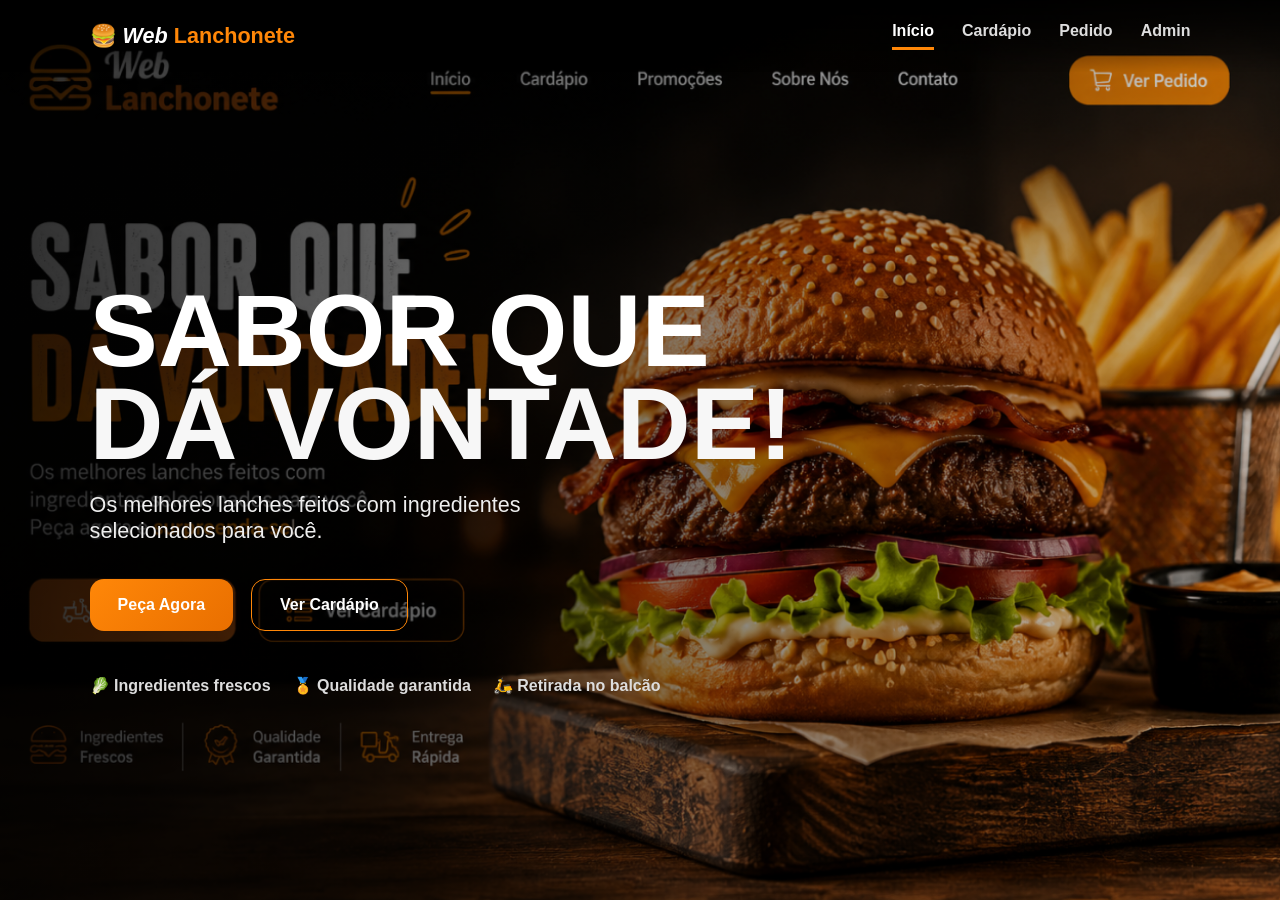
<file: index.html>
<!DOCTYPE html>
<html lang="pt-BR">
<head>
  <meta charset="UTF-8">
  <meta name="viewport" content="width=device-width, initial-scale=1.0">
  <title>Web Lanchonete | Início</title>
  <link rel="stylesheet" href="assets/css/style.css">
</head>
<body>
<header class="topbar">
  <a class="logo" href="index.html">🍔 <span>Web</span> Lanchonete</a>
  <nav>
    <a class="active" href="index.html">Início</a>
    <a href="cardapio.html">Cardápio</a>
    <a href="pedido.html">Pedido</a>
    <a href="admin.html">Admin</a>
  </nav>
</header>

<main class="hero">
  <div class="hero-overlay"></div>
  <section class="hero-content">
    <h1>Sabor que dá vontade!</h1>
    <p>Os melhores lanches feitos com ingredientes selecionados para você.</p>
    <div class="actions">
      <a class="btn primary" href="pedido.html">Peça Agora</a>
      <a class="btn outline" href="cardapio.html">Ver Cardápio</a>
    </div>
    <div class="benefits">
      <span>🥬 Ingredientes frescos</span>
      <span>🏅 Qualidade garantida</span>
      <span>🛵 Retirada no balcão</span>
    </div>
  </section>
</main>

<script src="assets/js/app.js"></script>
</body>
</html>
</file>
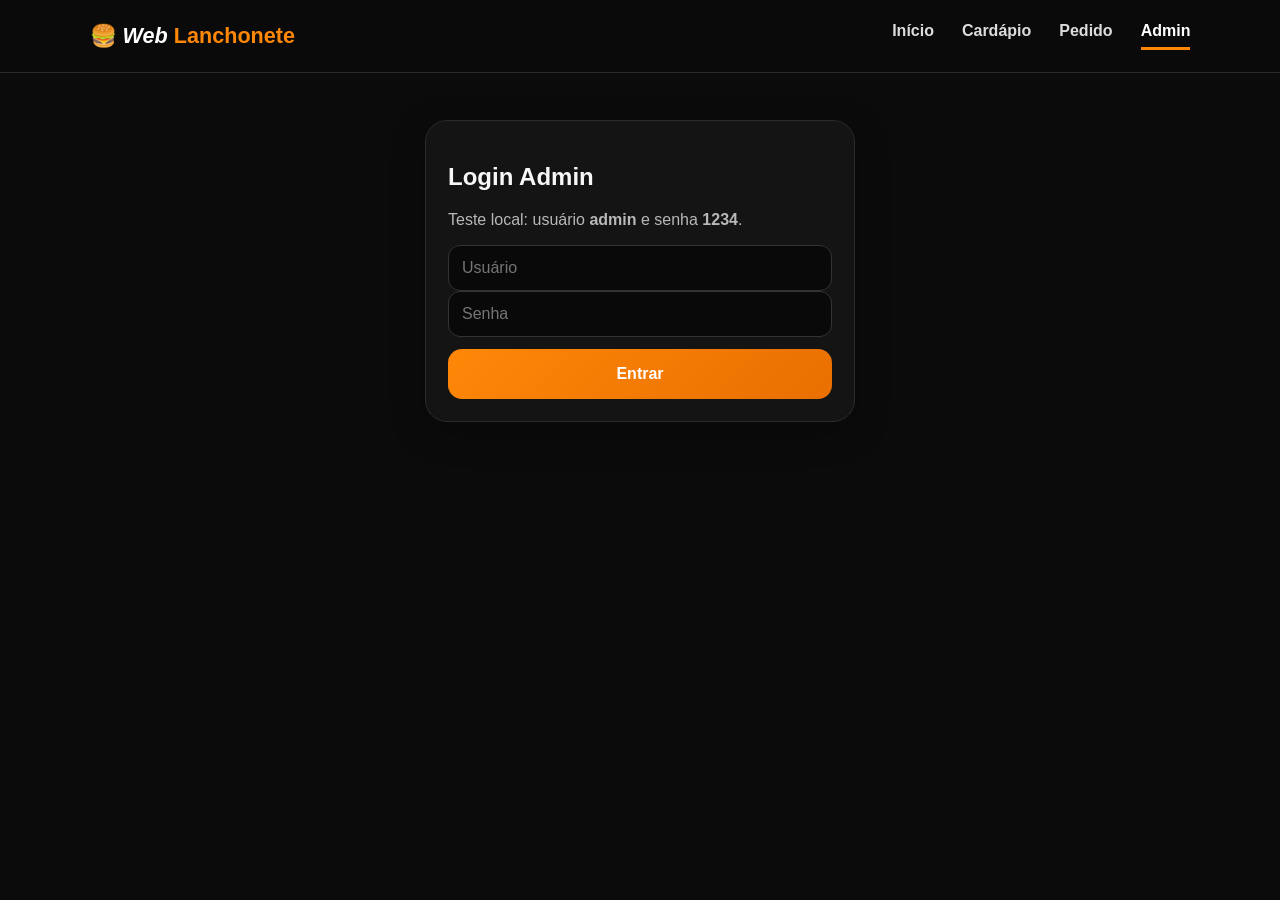
<file: admin.html>
<!DOCTYPE html>
<html lang="pt-BR">
<head>
  <meta charset="UTF-8">
  <meta name="viewport" content="width=device-width, initial-scale=1.0">
  <title>Web Lanchonete | Admin</title>
  <link rel="stylesheet" href="assets/css/style.css">
</head>
<body>
<header class="topbar solid">
  <a class="logo" href="index.html">🍔 <span>Web</span> Lanchonete</a>
  <nav>
    <a href="index.html">Início</a>
    <a href="cardapio.html">Cardápio</a>
    <a href="pedido.html">Pedido</a>
    <a class="active" href="admin.html">Admin</a>
  </nav>
</header>

<main class="container page-space">
  <section id="loginBox" class="card login-card">
    <h1>Login Admin</h1>
    <p class="muted">Teste local: usuário <b>admin</b> e senha <b>1234</b>.</p>
    <input id="adminUser" placeholder="Usuário">
    <input id="adminPass" type="password" placeholder="Senha">
    <button class="btn primary full" onclick="adminLogin()">Entrar</button>
  </section>

  <section id="adminPanel" class="hidden">
    <div class="admin-head">
      <div>
        <h1>Painel de Pedidos</h1>
        <p>Altere status, conclua, cancele ou exclua pedidos.</p>
      </div>
      <button class="btn outline" onclick="adminLogout()">Sair</button>
    </div>
    <div class="table-wrap">
      <table>
        <thead>
          <tr><th>Cliente</th><th>Produto</th><th>Total</th><th>Status</th><th>Ações</th></tr>
        </thead>
        <tbody id="ordersTable"></tbody>
      </table>
    </div>
  </section>
</main>

<script src="assets/js/app.js"></script>
<script>initAdmin();</script>
</body>
</html>
</file>
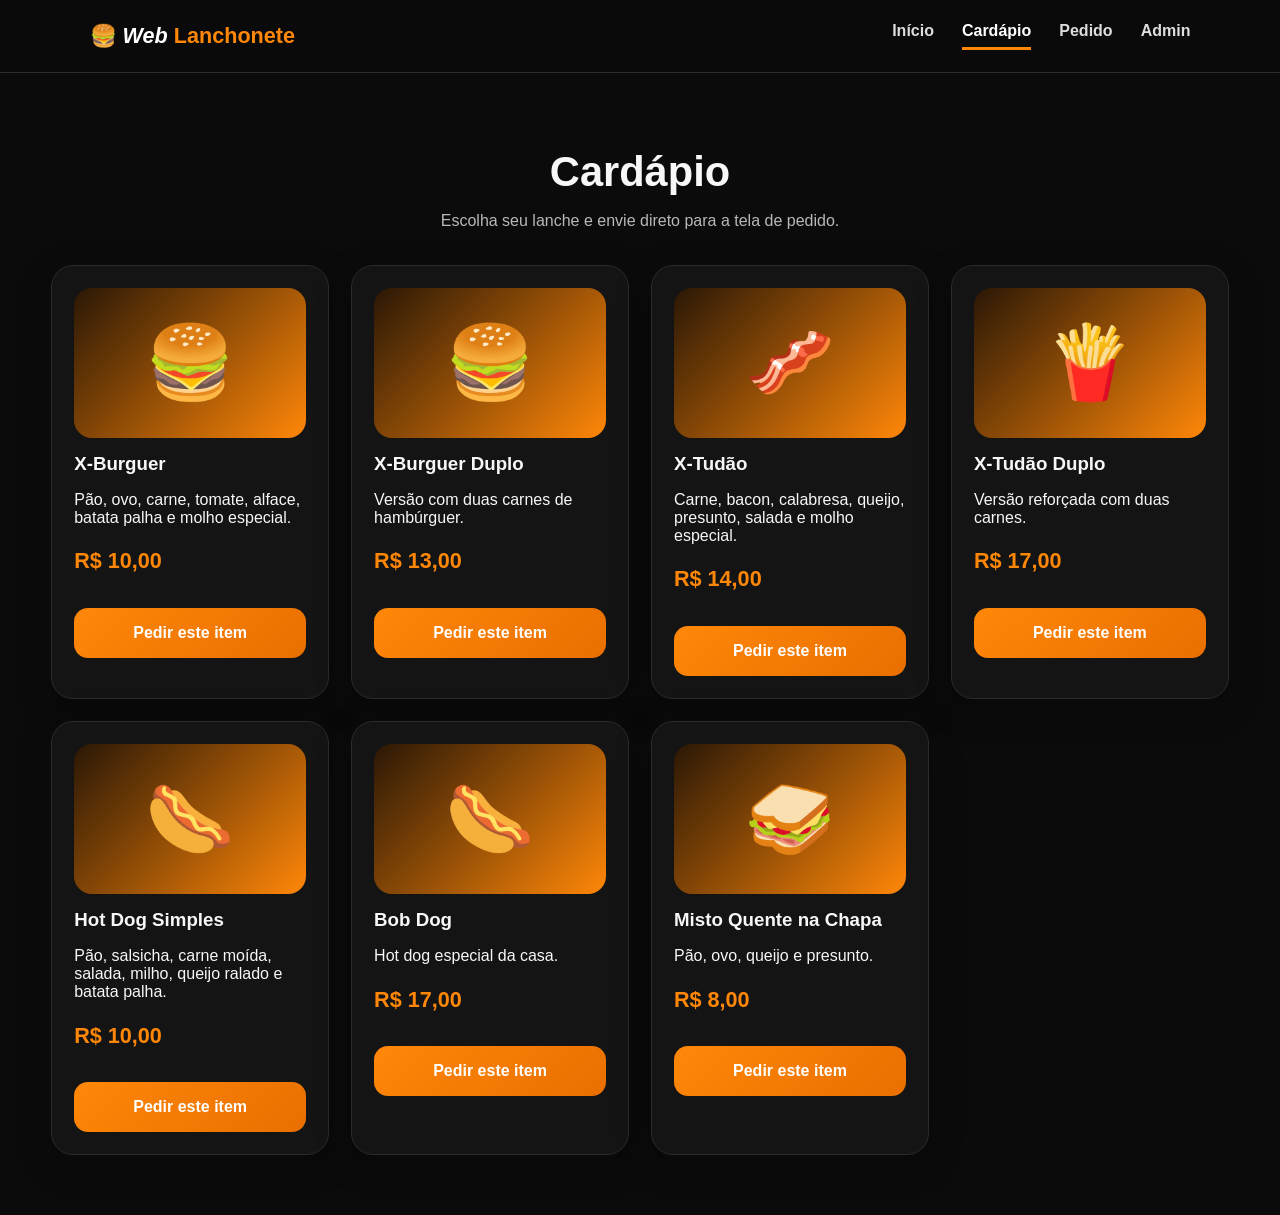
<file: cardapio.html>
<!DOCTYPE html>
<html lang="pt-BR">
<head>
  <meta charset="UTF-8">
  <meta name="viewport" content="width=device-width, initial-scale=1.0">
  <title>Web Lanchonete | Cardápio</title>
  <link rel="stylesheet" href="assets/css/style.css">
</head>
<body>
<header class="topbar solid">
  <a class="logo" href="index.html">🍔 <span>Web</span> Lanchonete</a>
  <nav>
    <a href="index.html">Início</a>
    <a class="active" href="cardapio.html">Cardápio</a>
    <a href="pedido.html">Pedido</a>
    <a href="admin.html">Admin</a>
  </nav>
</header>

<main class="container page-space">
  <div class="page-title">
    <h1>Cardápio</h1>
    <p>Escolha seu lanche e envie direto para a tela de pedido.</p>
  </div>
  <section id="menuGrid" class="menu-grid"></section>
</main>

<script src="assets/js/app.js"></script>
<script>renderMenu();</script>
</body>
</html>
</file>
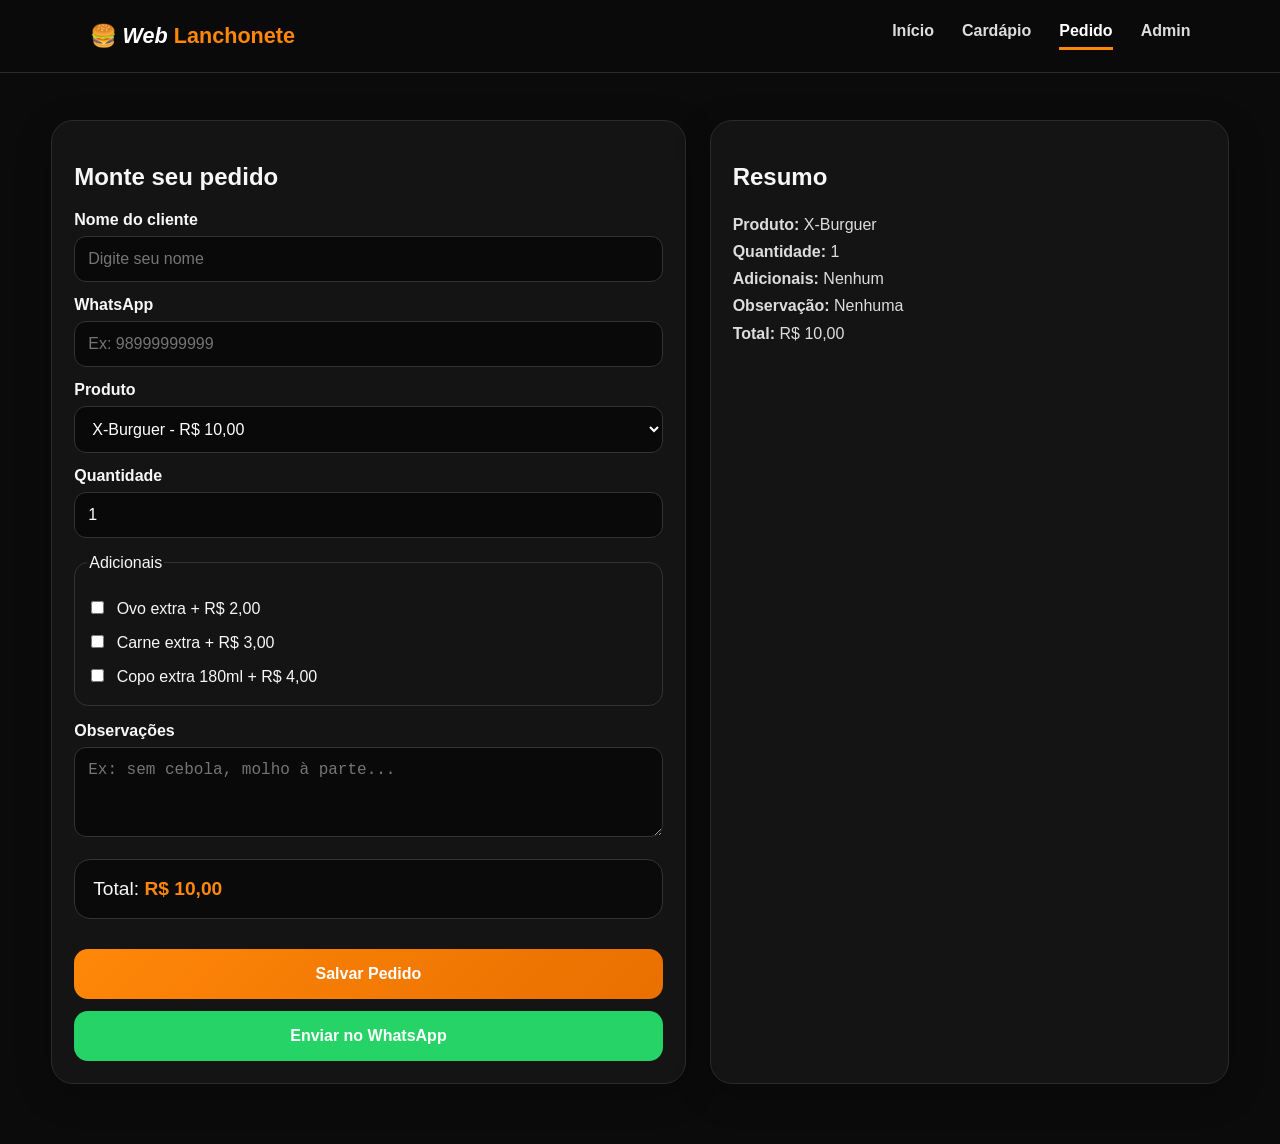
<file: pedido.html>
<!DOCTYPE html>
<html lang="pt-BR">
<head>
  <meta charset="UTF-8">
  <meta name="viewport" content="width=device-width, initial-scale=1.0">
  <title>Web Lanchonete | Pedido</title>
  <link rel="stylesheet" href="assets/css/style.css">
</head>
<body>
<header class="topbar solid">
  <a class="logo" href="index.html">🍔 <span>Web</span> Lanchonete</a>
  <nav>
    <a href="index.html">Início</a>
    <a href="cardapio.html">Cardápio</a>
    <a class="active" href="pedido.html">Pedido</a>
    <a href="admin.html">Admin</a>
  </nav>
</header>

<main class="container page-space two-cols">
  <section class="card">
    <h1>Monte seu pedido</h1>
    <form id="orderForm">
      <label>Nome do cliente</label>
      <input id="cliente" required placeholder="Digite seu nome">

      <label>WhatsApp</label>
      <input id="telefone" required placeholder="Ex: 98999999999">

      <label>Produto</label>
      <select id="produto" required></select>

      <label>Quantidade</label>
      <input id="quantidade" type="number" min="1" value="1" required>

      <fieldset>
        <legend>Adicionais</legend>
        <label class="check"><input type="checkbox" value="Ovo extra" data-price="2"> Ovo extra + R$ 2,00</label>
        <label class="check"><input type="checkbox" value="Carne extra" data-price="3"> Carne extra + R$ 3,00</label>
        <label class="check"><input type="checkbox" value="Copo extra 180ml" data-price="4"> Copo extra 180ml + R$ 4,00</label>
      </fieldset>

      <label>Observações</label>
      <textarea id="observacao" placeholder="Ex: sem cebola, molho à parte..."></textarea>

      <div class="total-box">Total: <strong id="total">R$ 0,00</strong></div>
      <button class="btn primary full" type="submit">Salvar Pedido</button>
      <button class="btn whatsapp full" type="button" onclick="sendWhatsAppPreview()">Enviar no WhatsApp</button>
    </form>
  </section>

  <aside class="card">
    <h2>Resumo</h2>
    <div id="orderPreview" class="preview"></div>
  </aside>
</main>

<script src="assets/js/app.js"></script>
<script>initOrderPage();</script>
</body>
</html>
</file>
<file: assets/css/style.css>
:root{--orange:#ff8708;--orange2:#e96f00;--dark:#080808;--gray:#151515;--text:#f7f7f7;--muted:#b8b8b8;--line:#2b2b2b}
*{box-sizing:border-box} body{margin:0;font-family:Arial,Helvetica,sans-serif;background:#0b0b0b;color:var(--text)} a{text-decoration:none;color:inherit}
.topbar{position:fixed;top:0;left:0;right:0;z-index:10;display:flex;align-items:center;justify-content:space-between;padding:22px 7%;background:linear-gradient(180deg,rgba(0,0,0,.85),rgba(0,0,0,0))}.topbar.solid{background:#0a0a0a;border-bottom:1px solid var(--line)}
.logo{font-weight:900;font-size:1.35rem;color:var(--orange)}.logo span{color:white;font-style:italic} nav{display:flex;gap:28px}nav a{font-weight:700;color:#ddd;padding-bottom:7px}nav a.active,nav a:hover{color:white;border-bottom:3px solid var(--orange)}
.hero{min-height:100vh;position:relative;background:url('../img/banner.png') center/cover no-repeat;display:flex;align-items:center}.hero-overlay{position:absolute;inset:0;background:linear-gradient(90deg,rgba(0,0,0,.82) 0%,rgba(0,0,0,.55) 42%,rgba(0,0,0,.18) 100%)}.hero-content{position:relative;z-index:1;width:min(720px,90%);margin-left:7%;padding-top:80px}.hero h1{font-size:clamp(3rem,8vw,6.5rem);line-height:.9;margin:0 0 22px;text-transform:uppercase}.hero h1::first-line{color:white}.hero p{font-size:1.35rem;max-width:540px;color:#eee}.actions{display:flex;gap:18px;margin:35px 0}.btn{border:0;border-radius:14px;padding:16px 28px;font-weight:900;font-size:1rem;cursor:pointer;display:inline-flex;justify-content:center;align-items:center}.btn.primary{background:linear-gradient(135deg,var(--orange),var(--orange2));color:white}.btn.outline{background:transparent;color:white;border:1px solid var(--orange)}.btn.whatsapp{background:#25d366;color:white}.btn.full{width:100%;margin-top:12px}.benefits{display:flex;gap:22px;flex-wrap:wrap;color:#ddd;font-weight:700;margin-top:45px}.container{width:min(1180px,92%);margin:auto}.page-space{padding-top:120px;padding-bottom:60px}.page-title{text-align:center;margin-bottom:35px}.page-title h1{font-size:2.6rem;margin-bottom:8px}.page-title p,.muted{color:var(--muted)}
.menu-grid{display:grid;grid-template-columns:repeat(auto-fit,minmax(240px,1fr));gap:22px}.product-card,.card{background:#141414;border:1px solid var(--line);border-radius:22px;padding:22px;box-shadow:0 10px 35px rgba(0,0,0,.25)}.product-img{height:150px;border-radius:18px;background:linear-gradient(135deg,#2a1705,#ff8708);display:grid;place-items:center;font-size:4.5rem;margin-bottom:15px}.product-card h3{margin:8px 0}.price{color:var(--orange);font-weight:900;font-size:1.35rem}.two-cols{display:grid;grid-template-columns:1.1fr .9fr;gap:24px}label{display:block;margin-top:14px;margin-bottom:7px;font-weight:800}input,select,textarea{width:100%;background:#090909;color:white;border:1px solid #333;border-radius:12px;padding:13px;font-size:1rem}textarea{min-height:90px}fieldset{border:1px solid #333;border-radius:14px;margin:16px 0;padding:12px}.check{font-weight:500}.check input{width:auto;margin-right:8px}.total-box{margin:18px 0;padding:18px;border-radius:16px;background:#0a0a0a;border:1px solid #333;font-size:1.2rem}.total-box strong{color:var(--orange)}.preview{line-height:1.7;color:#ddd}.login-card{max-width:430px;margin:auto}.hidden{display:none}.admin-head{display:flex;justify-content:space-between;align-items:center;margin-bottom:22px}.table-wrap{overflow:auto;background:#141414;border-radius:18px;border:1px solid var(--line)}table{width:100%;border-collapse:collapse;min-width:850px}th,td{padding:14px;border-bottom:1px solid #2d2d2d;text-align:left}th{color:var(--orange)}.status{border-radius:999px;padding:7px 12px;font-weight:900;display:inline-block}.novo{background:#174068}.preparo{background:#704900}.pronto{background:#125c35}.concluido{background:#244d20}.cancelado{background:#662020}.action-row{display:flex;gap:8px;flex-wrap:wrap}.small{padding:9px 12px;border-radius:10px;font-size:.85rem}
@media(max-width:800px){.topbar{position:static;flex-direction:column;gap:16px;background:#050505}.hero{min-height:auto;padding:70px 0}.hero-content{margin:auto}.two-cols{grid-template-columns:1fr}nav{gap:14px;flex-wrap:wrap;justify-content:center}.admin-head{align-items:flex-start;flex-direction:column}}
</file>
